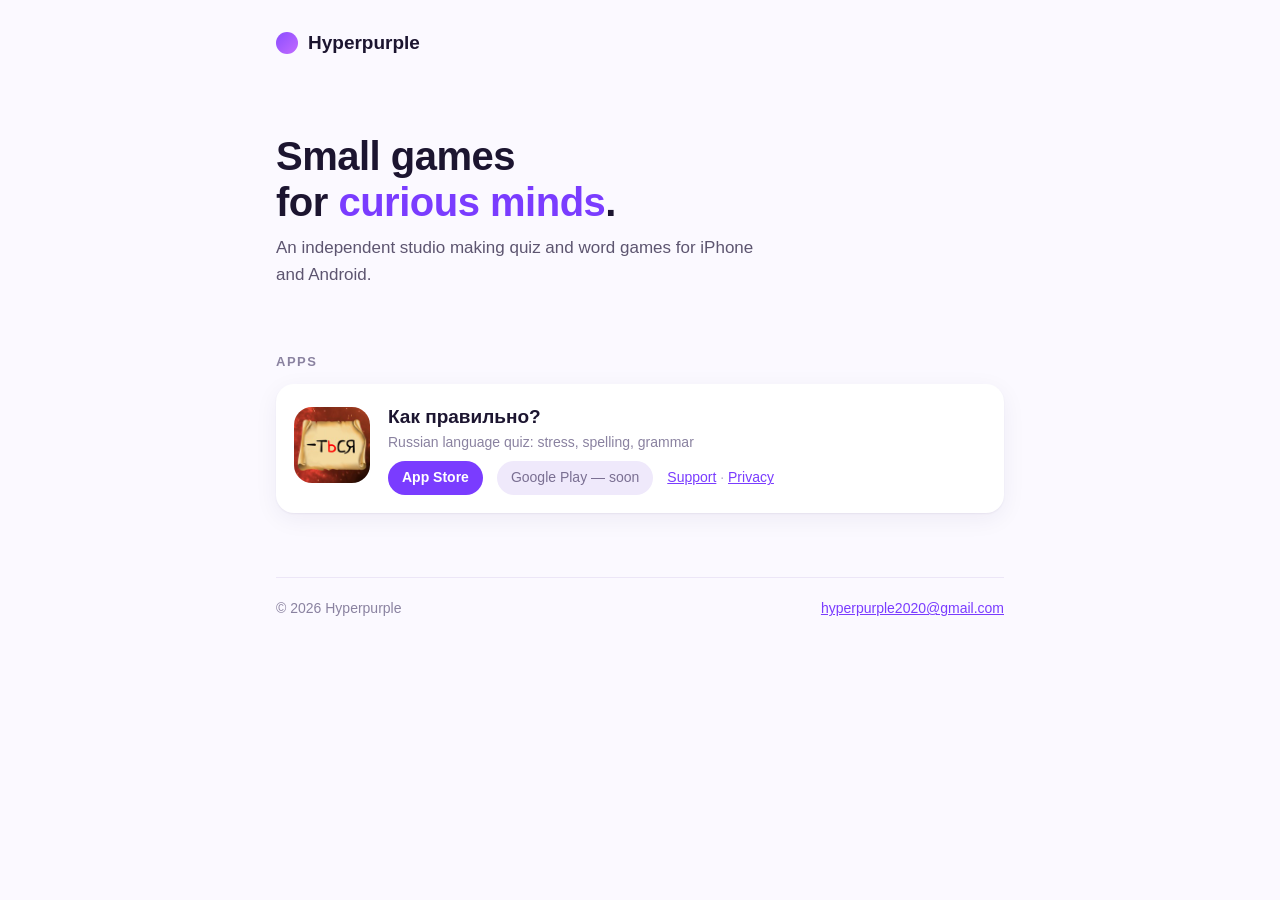
<file: index.html>
<!doctype html>
<html lang="en">
<head>
<meta charset="utf-8">
<meta name="viewport" content="width=device-width, initial-scale=1">
<title>Hyperpurple — small games for curious minds</title>
<meta name="description" content="Hyperpurple is an independent studio making quiz and word games for iPhone and Android.">
<link rel="icon" href="[data-uri]">
<style>
  * { box-sizing: border-box; }
  body { margin: 0; font: 17px/1.55 -apple-system, "Segoe UI", Helvetica, Arial, sans-serif; color: #1c1530; background: #fbf9ff; }
  .wrap { max-width: 760px; margin: 0 auto; padding: 0 16px; }
  header { padding: 28px 0; display: flex; align-items: center; gap: 10px; }
  .dot { width: 22px; height: 22px; border-radius: 50%; background: linear-gradient(135deg, #8b4dff, #c26bff); }
  .name { font-weight: 700; font-size: 19px; }
  .hero { padding: 48px 0 40px; }
  .hero h1 { margin: 0 0 10px; font-size: 40px; line-height: 1.15; letter-spacing: -.5px; }
  .hero h1 span { color: #7a3cff; }
  .hero p { margin: 0; max-width: 480px; color: #5d5570; }
  h2 { font-size: 13px; text-transform: uppercase; letter-spacing: 1.5px; color: #8a82a0; margin: 24px 0 12px; }
  .app { display: flex; gap: 18px; align-items: center; padding: 18px; border-radius: 18px; background: #fff;
    box-shadow: 0 1px 2px rgba(40,20,80,.06), 0 6px 24px rgba(40,20,80,.06); }
  .app img { width: 76px; height: 76px; border-radius: 18px; flex: none; }
  .app h3 { margin: 0; font-size: 19px; }
  .app h3 a { color: inherit; text-decoration: none; }
  .app .sub { margin: 0 0 8px; font-size: 14px; color: #8a82a0; }
  .row { display: flex; flex-wrap: wrap; gap: 8px 14px; font-size: 14px; }
  .btn { padding: 6px 14px; border-radius: 999px; background: #7a3cff; color: #fff; text-decoration: none; font-weight: 600; }
  .soon { padding: 6px 14px; border-radius: 999px; background: #efe9fb; color: #7a6f92; }
  .links { align-self: center; white-space: nowrap; color: #b3abc6; }
  .links a { color: #7a3cff; }
  footer { margin: 64px 0 32px; padding-top: 20px; border-top: 1px solid #ece6f7; font-size: 14px; color: #8a82a0;
    display: flex; justify-content: space-between; flex-wrap: wrap; gap: 8px; }
  footer a { color: #7a3cff; }
  @media (max-width: 480px) {
    .hero { padding: 24px 0 32px; }
    .hero h1 { font-size: 32px; }
    .app { align-items: flex-start; }
    .app img { width: 60px; height: 60px; border-radius: 14px; }
  }
</style>
</head>
<body>
<div class="wrap">
  <header><div class="dot"></div><div class="name">Hyperpurple</div></header>

  <section class="hero">
    <h1>Small games<br>for <span>curious minds</span>.</h1>
    <p>An independent studio making quiz and word games for iPhone and Android.</p>
  </section>

  <h2>Apps</h2>
  <div class="app">
    <a href="kakpravilno/"><img src="[data-uri]" alt="«Как правильно?» app icon"></a>
    <div>
      <h3><a href="kakpravilno/">Как правильно?</a></h3>
      <p class="sub">Russian language quiz: stress, spelling, grammar</p>
      <div class="row">
        <a class="btn" href="https://apps.apple.com/ge/app/id6836516475">App Store</a>
        <span class="soon">Google Play — soon</span>
        <span class="links"><a href="kakpravilno/support/">Support</a> · <a href="kakpravilno/privacy/">Privacy</a></span>
      </div>
    </div>
  </div>

  <footer>
    <span>© 2026 Hyperpurple</span>
    <a href="mailto:hyperpurple2020@gmail.com">hyperpurple2020@gmail.com</a>
  </footer>
</div>
</body>
</html>
</file>
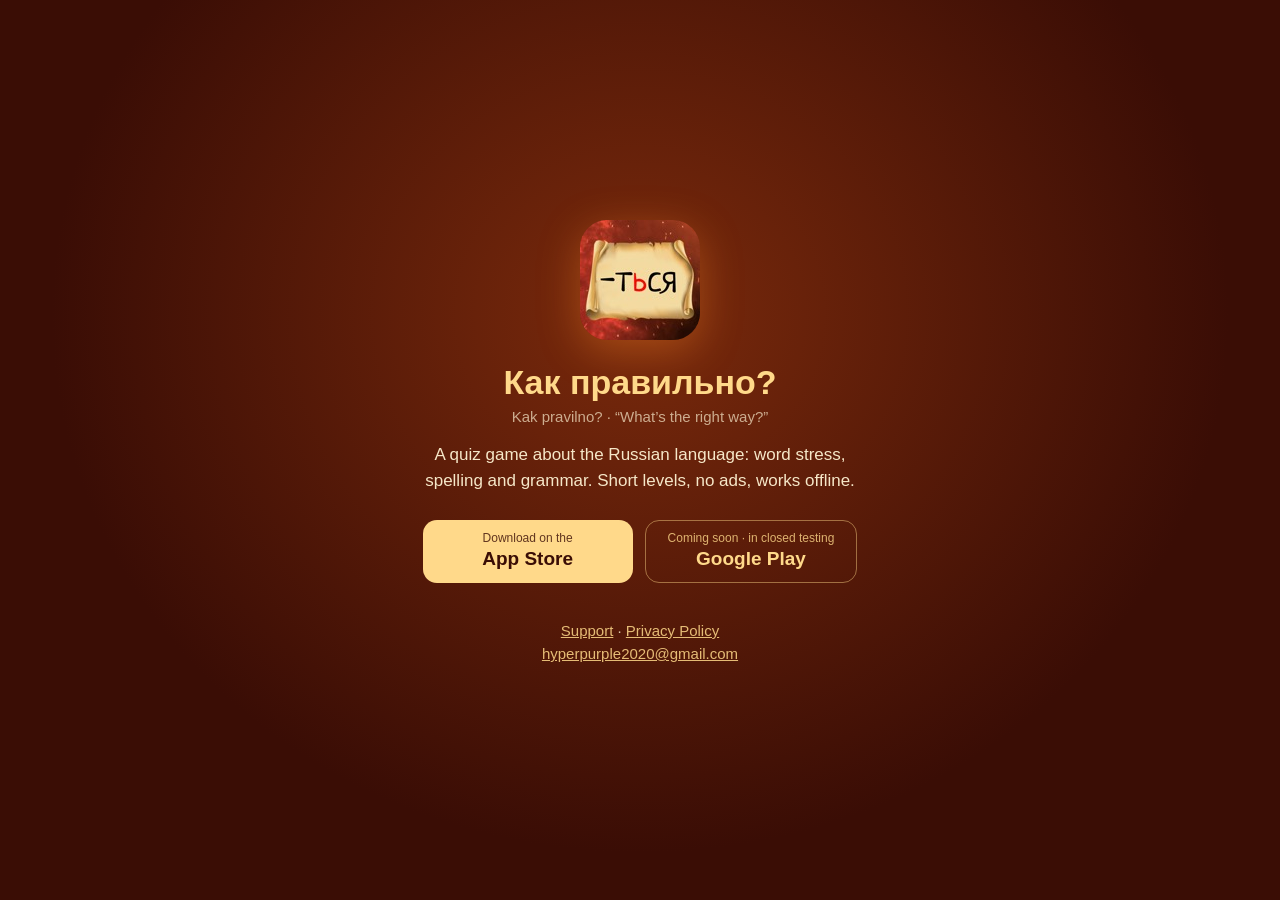
<file: kakpravilno/index.html>
<!doctype html>
<html lang="en">
<head>
<meta charset="utf-8">
<meta name="viewport" content="width=device-width, initial-scale=1">
<title>Kak pravilno? — Russian language quiz</title>
<meta name="description" content="«Как правильно?» (Kak pravilno?) is a quiz game about the Russian language: word stress, spelling and grammar. Available on the App Store, coming soon to Google Play.">
<style>
  * { box-sizing: border-box; }
  body { margin: 0; min-height: 100vh; display: flex; flex-direction: column; align-items: center; justify-content: center;
    padding: 40px 16px; font: 17px/1.55 -apple-system, "Segoe UI", Helvetica, Arial, sans-serif; text-align: center;
    color: #f6e7c8; background: #3a0d05 radial-gradient(ellipse at 50% 35%, #7a2a0c 0%, #3a0d05 65%) fixed; }
  img { width: 120px; height: 120px; border-radius: 27px; box-shadow: 0 10px 40px rgba(255, 140, 40, .35); }
  h1 { margin: 22px 0 2px; font-size: 34px; line-height: 1.2; color: #ffd98a; }
  .sub { margin: 0 0 14px; font-size: 15px; opacity: .7; }
  .lead { margin: 0 0 26px; max-width: 460px; }
  .stores { display: flex; flex-wrap: wrap; gap: 12px; justify-content: center; }
  .store { display: flex; flex-direction: column; justify-content: center; min-width: 210px; padding: 10px 22px;
    border-radius: 14px; text-decoration: none; line-height: 1.3; }
  .store small { font-size: 12px; opacity: .8; }
  .store b { font-size: 19px; }
  .store.on { background: #ffd98a; color: #3a0d05; }
  .store.off { border: 1px solid rgba(255, 217, 138, .45); color: #ffd98a; }
  .links { margin-top: 36px; font-size: 15px; opacity: .85; }
  a { color: #ffd98a; }
</style>
</head>
<body>
<img src="[data-uri]" alt="«Как правильно?» app icon">
<h1>Как правильно?</h1>
<p class="sub">Kak pravilno? · “What’s the right way?”</p>
<p class="lead">A quiz game about the Russian language: word stress, spelling and grammar. Short levels, no ads, works offline.</p>
<div class="stores">
  <a class="store on" href="https://apps.apple.com/ge/app/id6836516475"><small>Download on the</small><b>App Store</b></a>
  <span class="store off"><small>Coming soon · in closed testing</small><b>Google Play</b></span>
</div>
<p class="links">
  <a href="support/">Support</a> · <a href="privacy/">Privacy Policy</a><br>
  <a href="mailto:hyperpurple2020@gmail.com">hyperpurple2020@gmail.com</a>
</p>
<script>var l=document.createElement("link");l.rel="icon";l.href=document.querySelector("img").src;document.head.appendChild(l);</script>
</body>
</html>
</file>
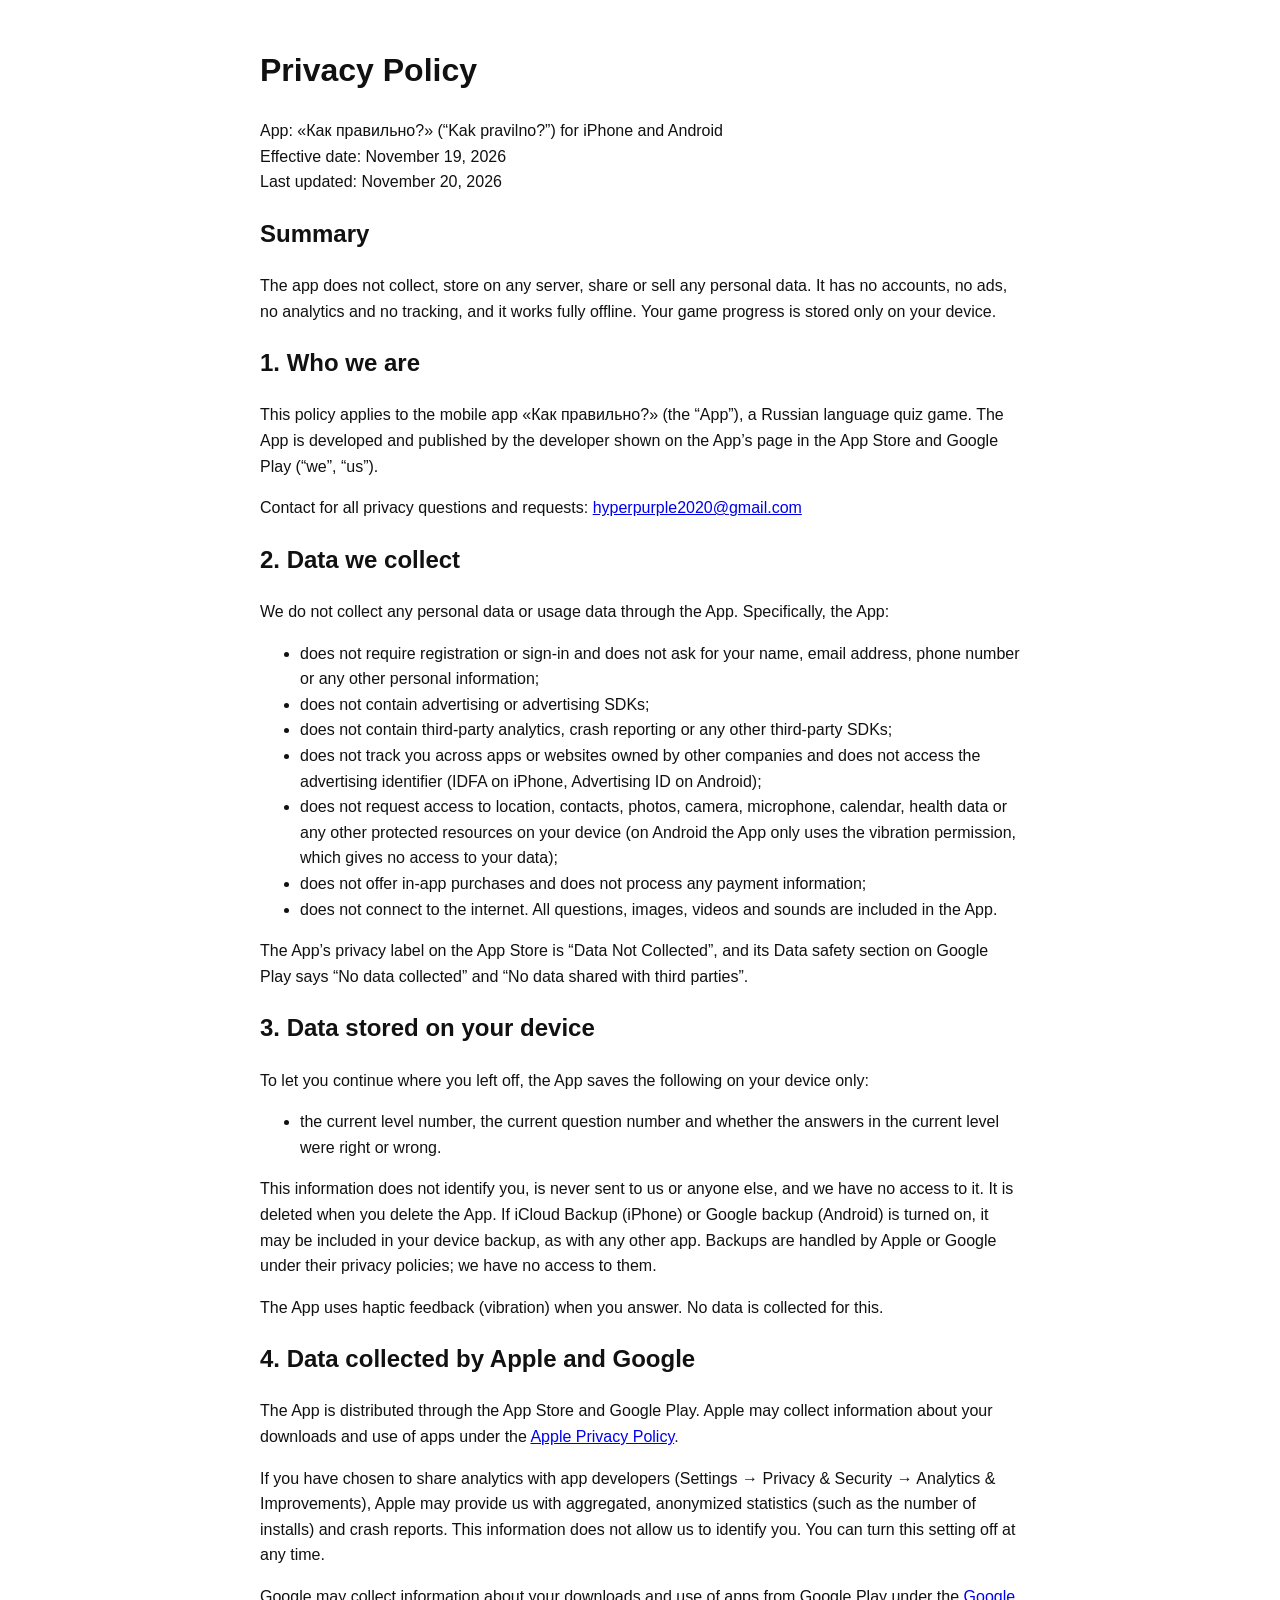
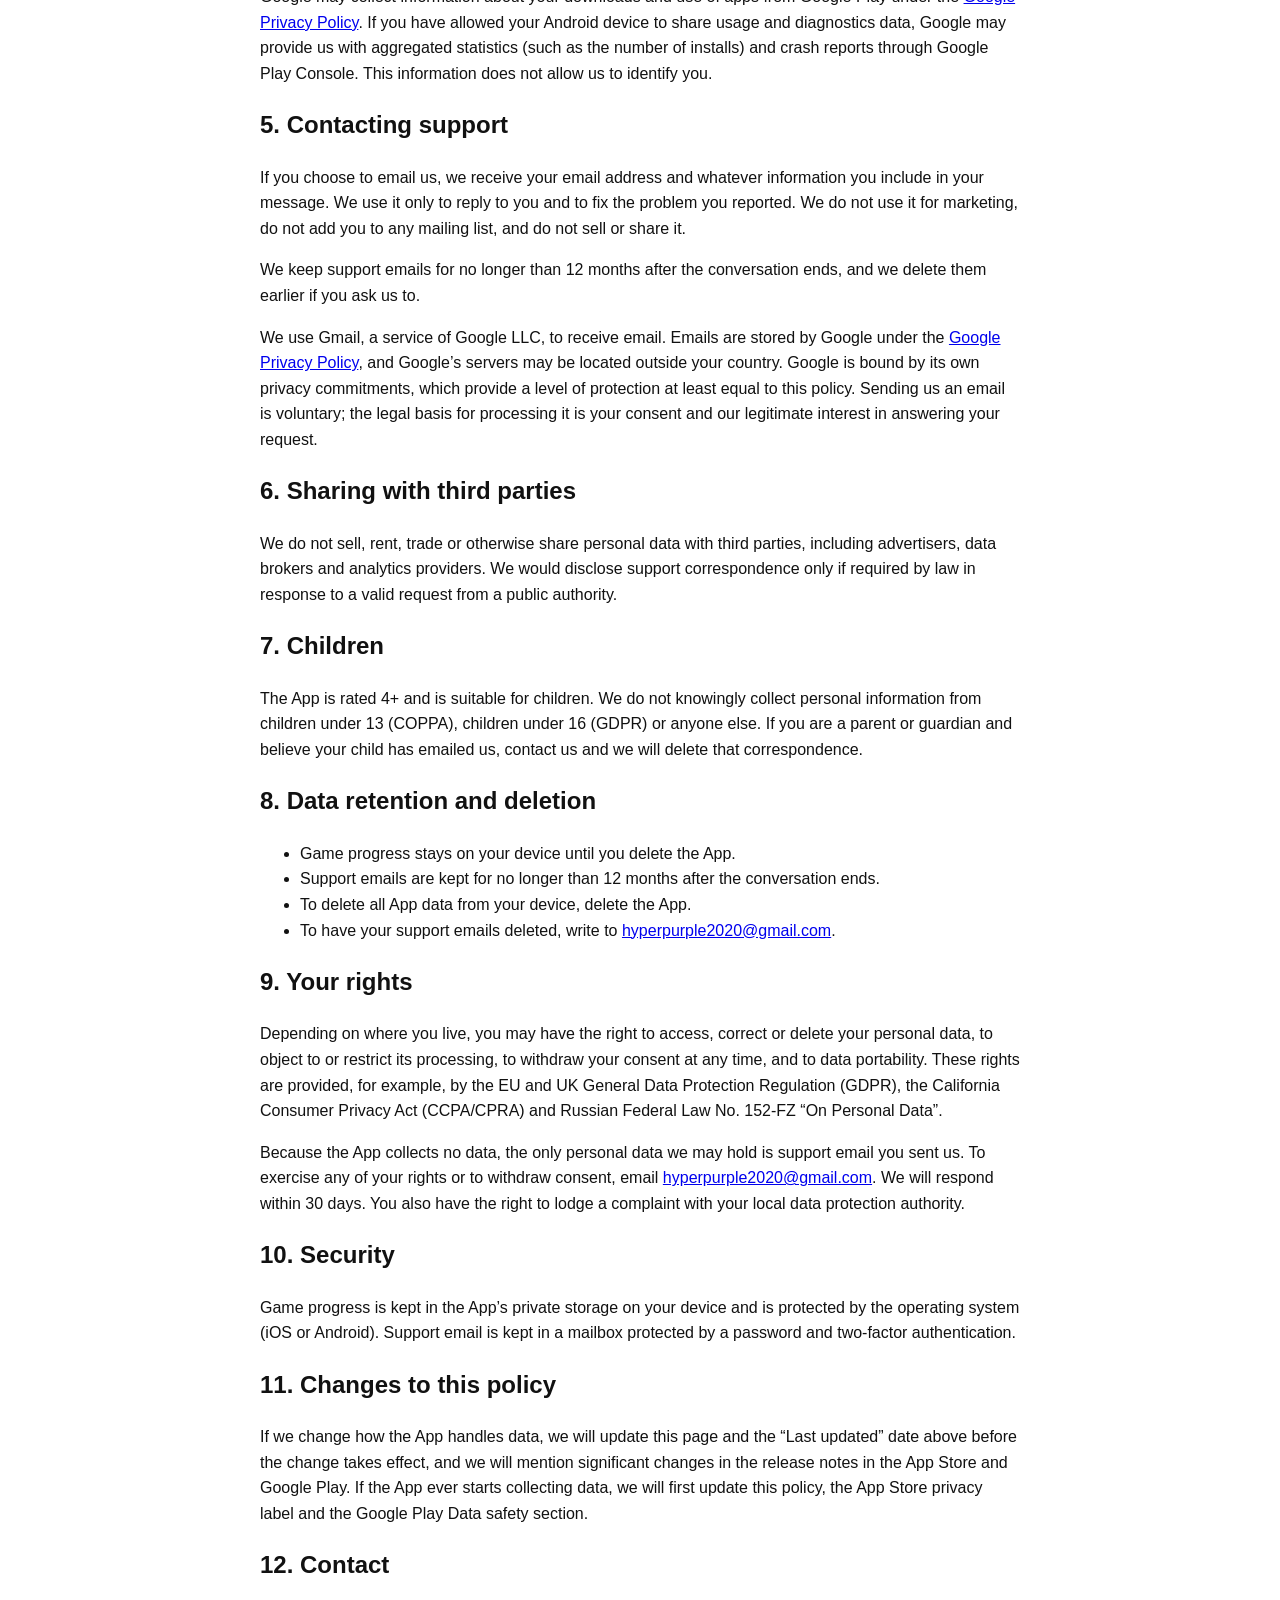
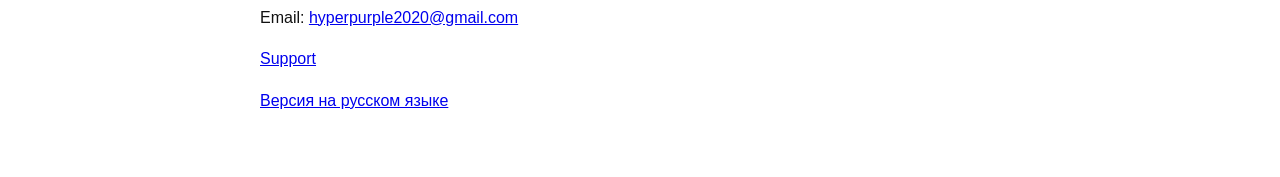
<file: kakpravilno/privacy/index.html>
<!doctype html>
<html lang="en">
<head>
<meta charset="utf-8">
<meta name="viewport" content="width=device-width, initial-scale=1">
<title>Privacy Policy – Kak pravilno?</title>
</head>
<body style="max-width:760px;margin:0 auto;padding:24px 16px 48px;font:16px/1.6 -apple-system,Helvetica,Arial,sans-serif;color:#111;background:#fff">
<h1>Privacy Policy</h1>
<p>App: «Как правильно?» (“Kak pravilno?”) for iPhone and Android<br>
Effective date: November 19, 2026<br>
Last updated: November 20, 2026</p>

<h2>Summary</h2>
<p>The app does not collect, store on any server, share or sell any personal data. It has no accounts, no ads, no analytics and no tracking, and it works fully offline. Your game progress is stored only on your device.</p>

<h2>1. Who we are</h2>
<p>This policy applies to the mobile app «Как правильно?» (the “App”), a Russian language quiz game. The App is developed and published by the developer shown on the App’s page in the App Store and Google Play (“we”, “us”).</p>
<p>Contact for all privacy questions and requests: <a href="mailto:hyperpurple2020@gmail.com">hyperpurple2020@gmail.com</a></p>

<h2>2. Data we collect</h2>
<p>We do not collect any personal data or usage data through the App. Specifically, the App:</p>
<ul>
<li>does not require registration or sign-in and does not ask for your name, email address, phone number or any other personal information;</li>
<li>does not contain advertising or advertising SDKs;</li>
<li>does not contain third-party analytics, crash reporting or any other third-party SDKs;</li>
<li>does not track you across apps or websites owned by other companies and does not access the advertising identifier (IDFA on iPhone, Advertising ID on Android);</li>
<li>does not request access to location, contacts, photos, camera, microphone, calendar, health data or any other protected resources on your device (on Android the App only uses the vibration permission, which gives no access to your data);</li>
<li>does not offer in-app purchases and does not process any payment information;</li>
<li>does not connect to the internet. All questions, images, videos and sounds are included in the App.</li>
</ul>
<p>The App’s privacy label on the App Store is “Data Not Collected”, and its Data safety section on Google Play says “No data collected” and “No data shared with third parties”.</p>

<h2>3. Data stored on your device</h2>
<p>To let you continue where you left off, the App saves the following on your device only:</p>
<ul>
<li>the current level number, the current question number and whether the answers in the current level were right or wrong.</li>
</ul>
<p>This information does not identify you, is never sent to us or anyone else, and we have no access to it. It is deleted when you delete the App. If iCloud Backup (iPhone) or Google backup (Android) is turned on, it may be included in your device backup, as with any other app. Backups are handled by Apple or Google under their privacy policies; we have no access to them.</p>
<p>The App uses haptic feedback (vibration) when you answer. No data is collected for this.</p>

<h2>4. Data collected by Apple and Google</h2>
<p>The App is distributed through the App Store and Google Play. Apple may collect information about your downloads and use of apps under the <a href="https://www.apple.com/legal/privacy/">Apple Privacy Policy</a>.</p>
<p>If you have chosen to share analytics with app developers (Settings → Privacy &amp; Security → Analytics &amp; Improvements), Apple may provide us with aggregated, anonymized statistics (such as the number of installs) and crash reports. This information does not allow us to identify you. You can turn this setting off at any time.</p>
<p>Google may collect information about your downloads and use of apps from Google Play under the <a href="https://policies.google.com/privacy">Google Privacy Policy</a>. If you have allowed your Android device to share usage and diagnostics data, Google may provide us with aggregated statistics (such as the number of installs) and crash reports through Google Play Console. This information does not allow us to identify you.</p>

<h2>5. Contacting support</h2>
<p>If you choose to email us, we receive your email address and whatever information you include in your message. We use it only to reply to you and to fix the problem you reported. We do not use it for marketing, do not add you to any mailing list, and do not sell or share it.</p>
<p>We keep support emails for no longer than 12 months after the conversation ends, and we delete them earlier if you ask us to.</p>
<p>We use Gmail, a service of Google LLC, to receive email. Emails are stored by Google under the <a href="https://policies.google.com/privacy">Google Privacy Policy</a>, and Google’s servers may be located outside your country. Google is bound by its own privacy commitments, which provide a level of protection at least equal to this policy. Sending us an email is voluntary; the legal basis for processing it is your consent and our legitimate interest in answering your request.</p>

<h2>6. Sharing with third parties</h2>
<p>We do not sell, rent, trade or otherwise share personal data with third parties, including advertisers, data brokers and analytics providers. We would disclose support correspondence only if required by law in response to a valid request from a public authority.</p>

<h2>7. Children</h2>
<p>The App is rated 4+ and is suitable for children. We do not knowingly collect personal information from children under 13 (COPPA), children under 16 (GDPR) or anyone else. If you are a parent or guardian and believe your child has emailed us, contact us and we will delete that correspondence.</p>

<h2>8. Data retention and deletion</h2>
<ul>
<li>Game progress stays on your device until you delete the App.</li>
<li>Support emails are kept for no longer than 12 months after the conversation ends.</li>
<li>To delete all App data from your device, delete the App.</li>
<li>To have your support emails deleted, write to <a href="mailto:hyperpurple2020@gmail.com">hyperpurple2020@gmail.com</a>.</li>
</ul>

<h2>9. Your rights</h2>
<p>Depending on where you live, you may have the right to access, correct or delete your personal data, to object to or restrict its processing, to withdraw your consent at any time, and to data portability. These rights are provided, for example, by the EU and UK General Data Protection Regulation (GDPR), the California Consumer Privacy Act (CCPA/CPRA) and Russian Federal Law No. 152-FZ “On Personal Data”.</p>
<p>Because the App collects no data, the only personal data we may hold is support email you sent us. To exercise any of your rights or to withdraw consent, email <a href="mailto:hyperpurple2020@gmail.com">hyperpurple2020@gmail.com</a>. We will respond within 30 days. You also have the right to lodge a complaint with your local data protection authority.</p>

<h2>10. Security</h2>
<p>Game progress is kept in the App’s private storage on your device and is protected by the operating system (iOS or Android). Support email is kept in a mailbox protected by a password and two-factor authentication.</p>

<h2>11. Changes to this policy</h2>
<p>If we change how the App handles data, we will update this page and the “Last updated” date above before the change takes effect, and we will mention significant changes in the release notes in the App Store and Google Play. If the App ever starts collecting data, we will first update this policy, the App Store privacy label and the Google Play Data safety section.</p>

<h2>12. Contact</h2>
<p>Email: <a href="mailto:hyperpurple2020@gmail.com">hyperpurple2020@gmail.com</a></p>
<p><a href="../support/">Support</a></p>
<p><a href="ru/">Версия на русском языке</a></p>
</body>
</html>
</file>
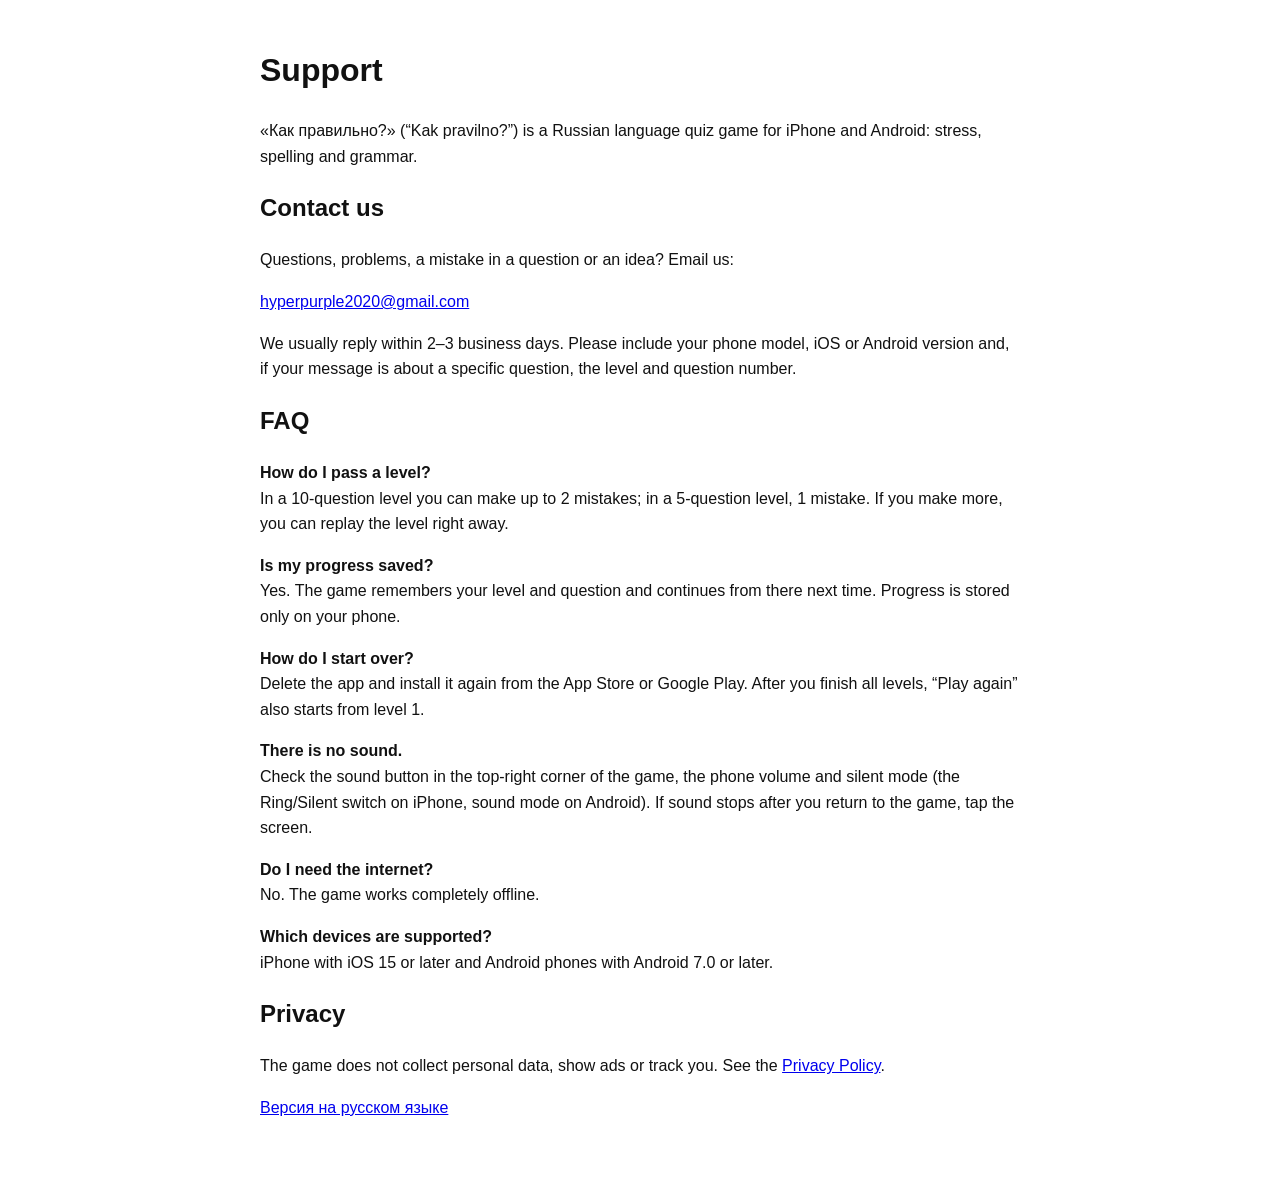
<file: kakpravilno/support/index.html>
<!doctype html>
<html lang="en">
<head>
<meta charset="utf-8">
<meta name="viewport" content="width=device-width, initial-scale=1">
<title>Support – Kak pravilno?</title>
</head>
<body style="max-width:760px;margin:0 auto;padding:24px 16px 48px;font:16px/1.6 -apple-system,Helvetica,Arial,sans-serif;color:#111;background:#fff">
<h1>Support</h1>
<p>«Как правильно?» (“Kak pravilno?”) is a Russian language quiz game for iPhone and Android: stress, spelling and grammar.</p>

<h2>Contact us</h2>
<p>Questions, problems, a mistake in a question or an idea? Email us:</p>
<p><a href="mailto:hyperpurple2020@gmail.com">hyperpurple2020@gmail.com</a></p>
<p>We usually reply within 2–3 business days. Please include your phone model, iOS or Android version and, if your message is about a specific question, the level and question number.</p>

<h2>FAQ</h2>
<p><b>How do I pass a level?</b><br>
In a 10-question level you can make up to 2 mistakes; in a 5-question level, 1 mistake. If you make more, you can replay the level right away.</p>
<p><b>Is my progress saved?</b><br>
Yes. The game remembers your level and question and continues from there next time. Progress is stored only on your phone.</p>
<p><b>How do I start over?</b><br>
Delete the app and install it again from the App Store or Google Play. After you finish all levels, “Play again” also starts from level 1.</p>
<p><b>There is no sound.</b><br>
Check the sound button in the top-right corner of the game, the phone volume and silent mode (the Ring/Silent switch on iPhone, sound mode on Android). If sound stops after you return to the game, tap the screen.</p>
<p><b>Do I need the internet?</b><br>
No. The game works completely offline.</p>
<p><b>Which devices are supported?</b><br>
iPhone with iOS 15 or later and Android phones with Android 7.0 or later.</p>

<h2>Privacy</h2>
<p>The game does not collect personal data, show ads or track you. See the <a href="../privacy/">Privacy Policy</a>.</p>
<p><a href="ru/">Версия на русском языке</a></p>
</body>
</html>
</file>
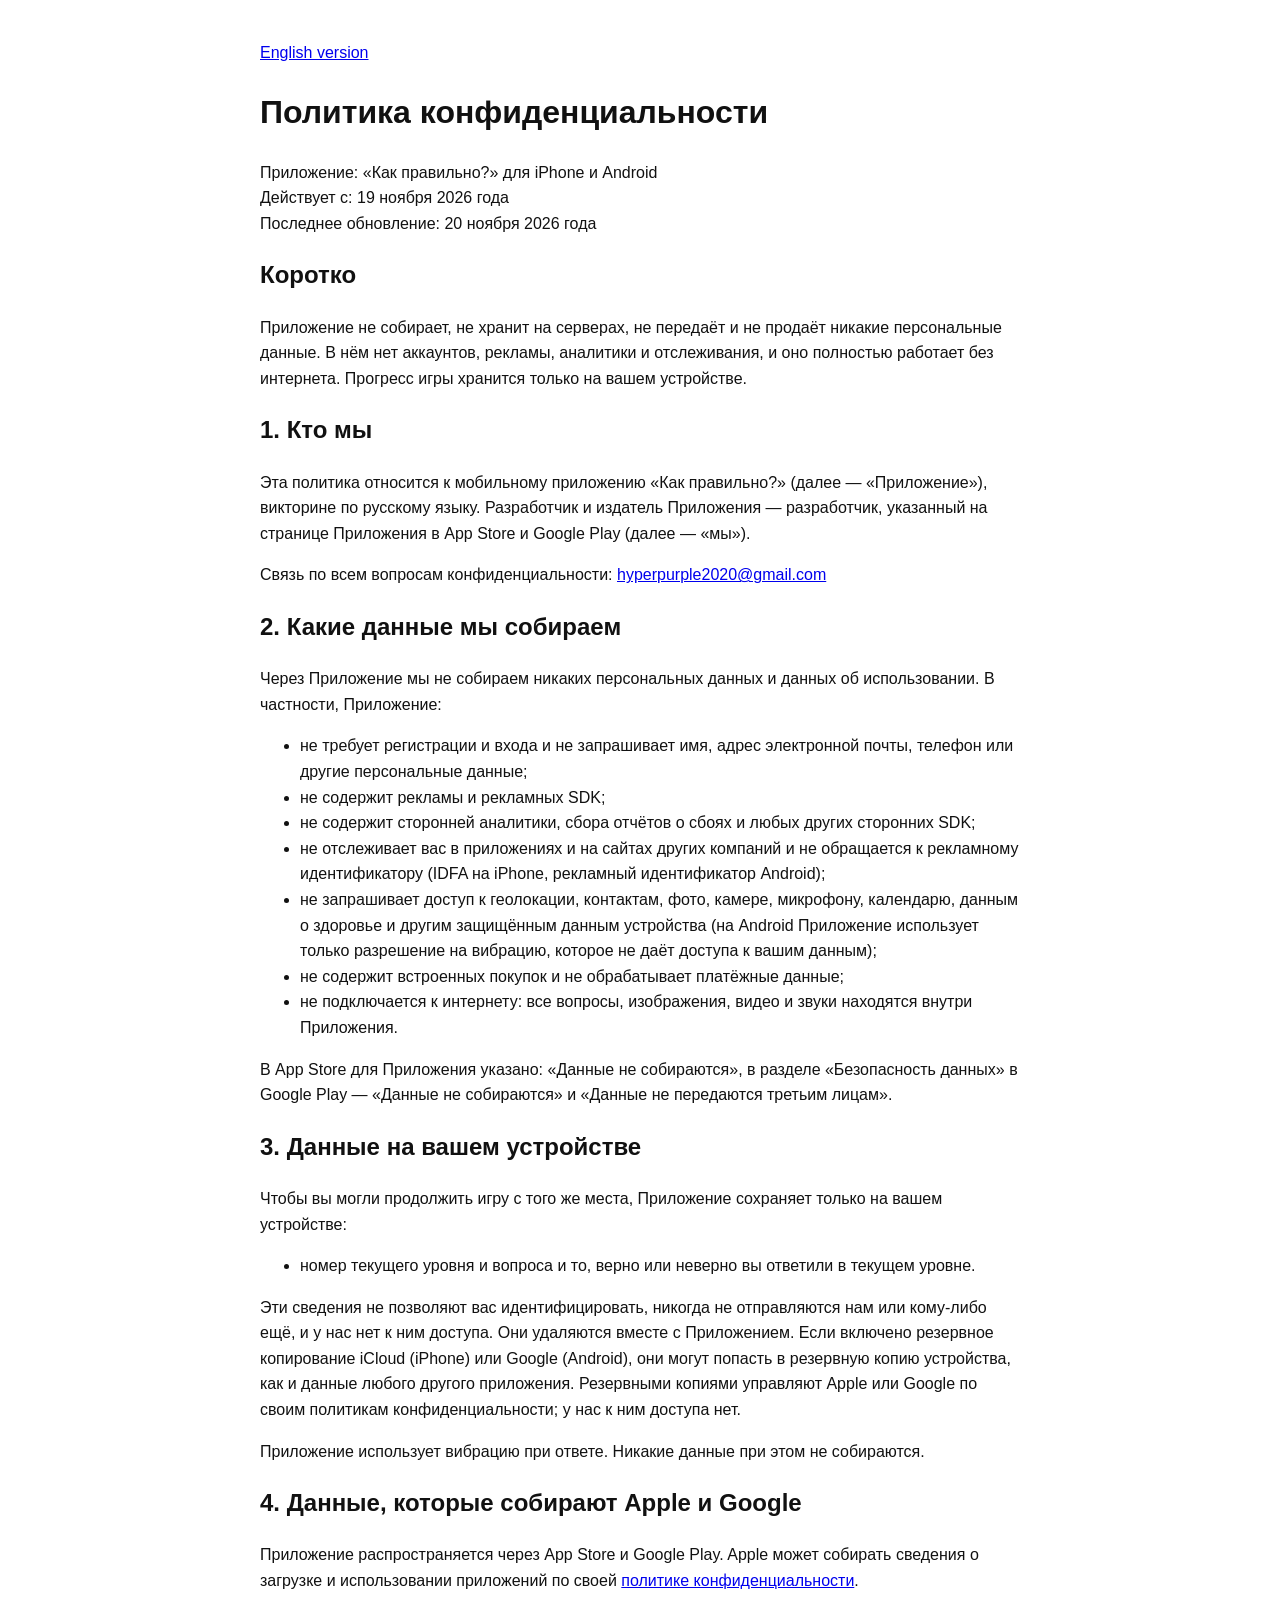
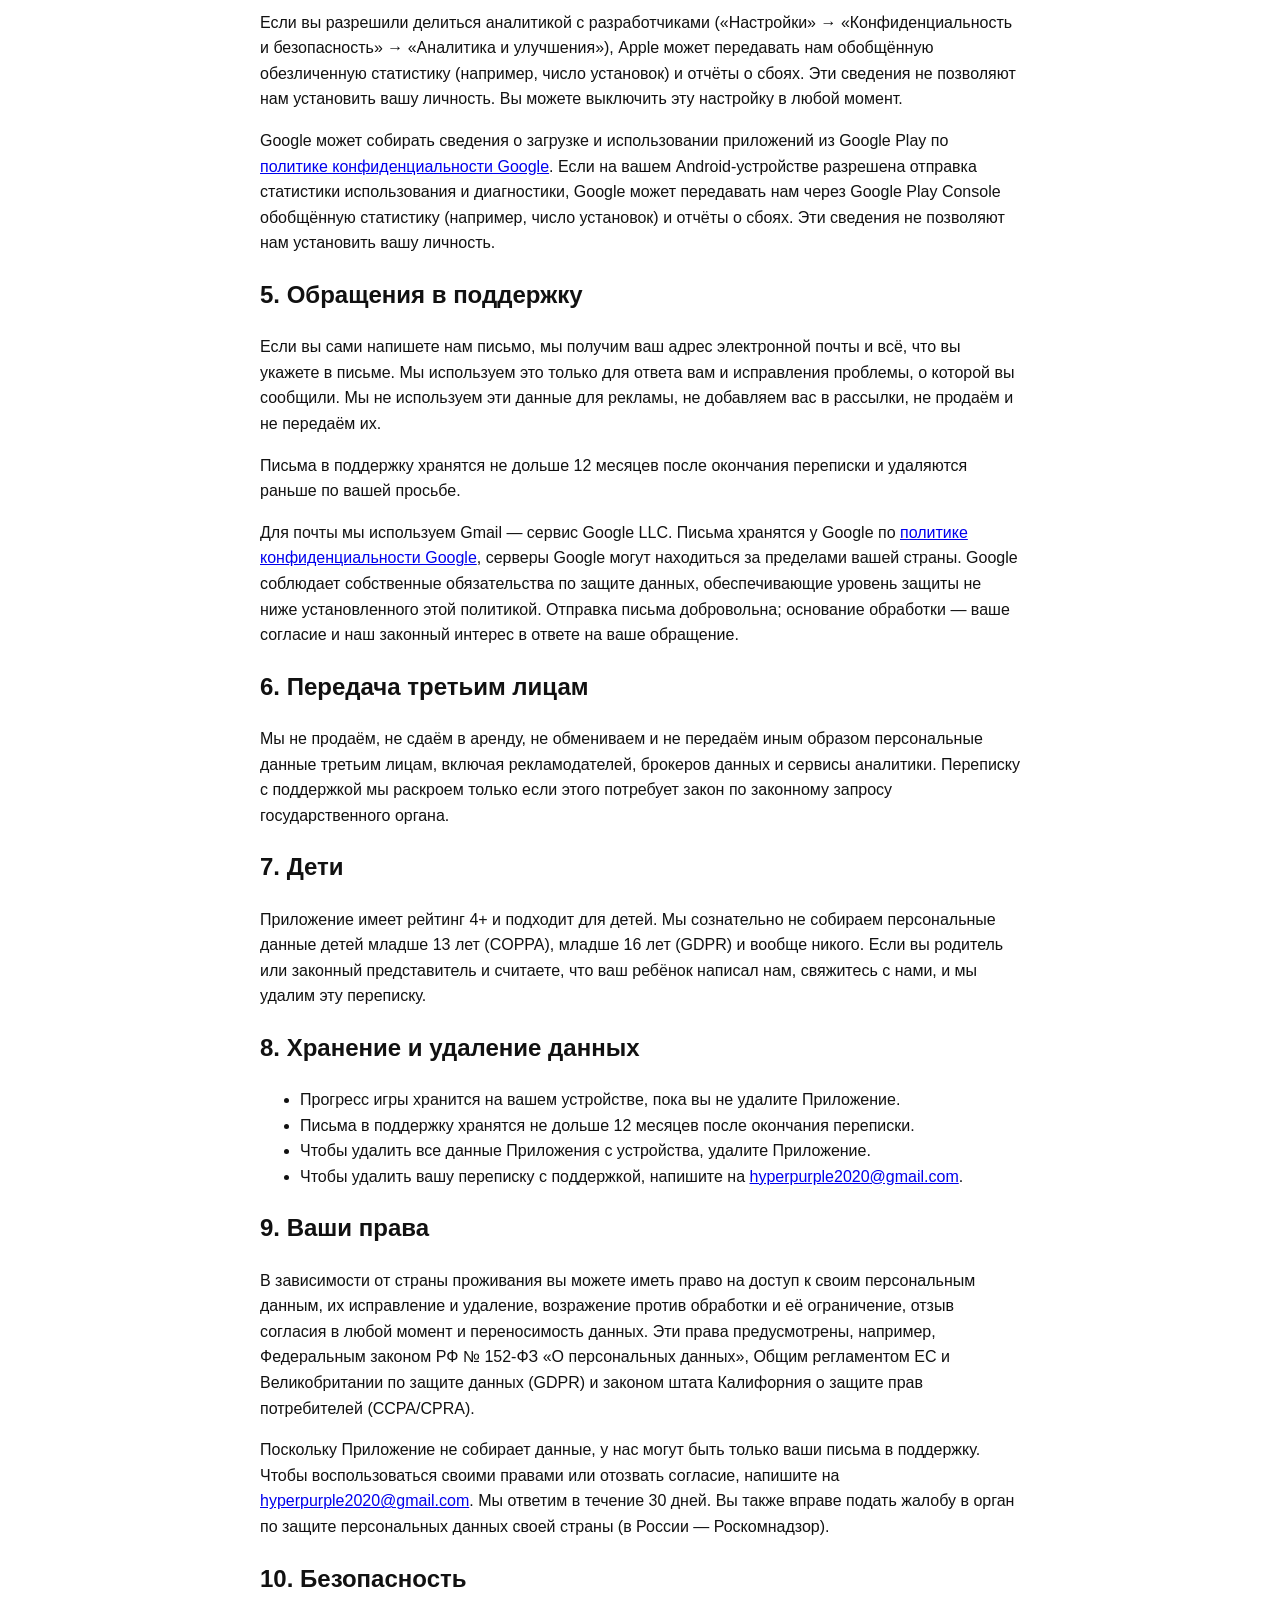
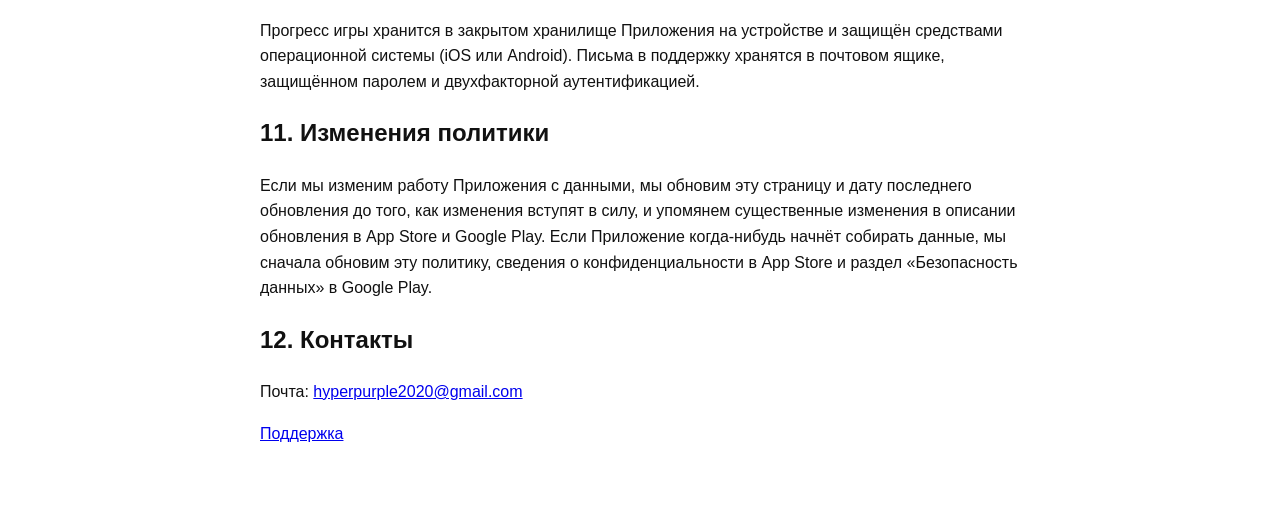
<file: kakpravilno/privacy/ru/index.html>
<!doctype html>
<html lang="ru">
<head>
<meta charset="utf-8">
<meta name="viewport" content="width=device-width, initial-scale=1">
<title>Политика конфиденциальности – «Как правильно?»</title>
</head>
<body style="max-width:760px;margin:0 auto;padding:24px 16px 48px;font:16px/1.6 -apple-system,Helvetica,Arial,sans-serif;color:#111;background:#fff">
<p><a href="../">English version</a></p>

<h1>Политика конфиденциальности</h1>
<p>Приложение: «Как правильно?» для iPhone и Android<br>
Действует с: 19 ноября 2026 года<br>
Последнее обновление: 20 ноября 2026 года</p>

<h2>Коротко</h2>
<p>Приложение не собирает, не хранит на серверах, не передаёт и не продаёт никакие персональные данные. В нём нет аккаунтов, рекламы, аналитики и отслеживания, и оно полностью работает без интернета. Прогресс игры хранится только на вашем устройстве.</p>

<h2>1. Кто мы</h2>
<p>Эта политика относится к мобильному приложению «Как правильно?» (далее — «Приложение»), викторине по русскому языку. Разработчик и издатель Приложения — разработчик, указанный на странице Приложения в App Store и Google Play (далее — «мы»).</p>
<p>Связь по всем вопросам конфиденциальности: <a href="mailto:hyperpurple2020@gmail.com">hyperpurple2020@gmail.com</a></p>

<h2>2. Какие данные мы собираем</h2>
<p>Через Приложение мы не собираем никаких персональных данных и данных об использовании. В частности, Приложение:</p>
<ul>
<li>не требует регистрации и входа и не запрашивает имя, адрес электронной почты, телефон или другие персональные данные;</li>
<li>не содержит рекламы и рекламных SDK;</li>
<li>не содержит сторонней аналитики, сбора отчётов о сбоях и любых других сторонних SDK;</li>
<li>не отслеживает вас в приложениях и на сайтах других компаний и не обращается к рекламному идентификатору (IDFA на iPhone, рекламный идентификатор Android);</li>
<li>не запрашивает доступ к геолокации, контактам, фото, камере, микрофону, календарю, данным о здоровье и другим защищённым данным устройства (на Android Приложение использует только разрешение на вибрацию, которое не даёт доступа к вашим данным);</li>
<li>не содержит встроенных покупок и не обрабатывает платёжные данные;</li>
<li>не подключается к интернету: все вопросы, изображения, видео и звуки находятся внутри Приложения.</li>
</ul>
<p>В App Store для Приложения указано: «Данные не собираются», в разделе «Безопасность данных» в Google Play — «Данные не собираются» и «Данные не передаются третьим лицам».</p>

<h2>3. Данные на вашем устройстве</h2>
<p>Чтобы вы могли продолжить игру с того же места, Приложение сохраняет только на вашем устройстве:</p>
<ul>
<li>номер текущего уровня и вопроса и то, верно или неверно вы ответили в текущем уровне.</li>
</ul>
<p>Эти сведения не позволяют вас идентифицировать, никогда не отправляются нам или кому-либо ещё, и у нас нет к ним доступа. Они удаляются вместе с Приложением. Если включено резервное копирование iCloud (iPhone) или Google (Android), они могут попасть в резервную копию устройства, как и данные любого другого приложения. Резервными копиями управляют Apple или Google по своим политикам конфиденциальности; у нас к ним доступа нет.</p>
<p>Приложение использует вибрацию при ответе. Никакие данные при этом не собираются.</p>

<h2>4. Данные, которые собирают Apple и Google</h2>
<p>Приложение распространяется через App Store и Google Play. Apple может собирать сведения о загрузке и использовании приложений по своей <a href="https://www.apple.com/ru/legal/privacy/">политике конфиденциальности</a>.</p>
<p>Если вы разрешили делиться аналитикой с разработчиками («Настройки» → «Конфиденциальность и безопасность» → «Аналитика и улучшения»), Apple может передавать нам обобщённую обезличенную статистику (например, число установок) и отчёты о сбоях. Эти сведения не позволяют нам установить вашу личность. Вы можете выключить эту настройку в любой момент.</p>
<p>Google может собирать сведения о загрузке и использовании приложений из Google Play по <a href="https://policies.google.com/privacy?hl=ru">политике конфиденциальности Google</a>. Если на вашем Android-устройстве разрешена отправка статистики использования и диагностики, Google может передавать нам через Google Play Console обобщённую статистику (например, число установок) и отчёты о сбоях. Эти сведения не позволяют нам установить вашу личность.</p>

<h2>5. Обращения в поддержку</h2>
<p>Если вы сами напишете нам письмо, мы получим ваш адрес электронной почты и всё, что вы укажете в письме. Мы используем это только для ответа вам и исправления проблемы, о которой вы сообщили. Мы не используем эти данные для рекламы, не добавляем вас в рассылки, не продаём и не передаём их.</p>
<p>Письма в поддержку хранятся не дольше 12 месяцев после окончания переписки и удаляются раньше по вашей просьбе.</p>
<p>Для почты мы используем Gmail — сервис Google LLC. Письма хранятся у Google по <a href="https://policies.google.com/privacy?hl=ru">политике конфиденциальности Google</a>, серверы Google могут находиться за пределами вашей страны. Google соблюдает собственные обязательства по защите данных, обеспечивающие уровень защиты не ниже установленного этой политикой. Отправка письма добровольна; основание обработки — ваше согласие и наш законный интерес в ответе на ваше обращение.</p>

<h2>6. Передача третьим лицам</h2>
<p>Мы не продаём, не сдаём в аренду, не обмениваем и не передаём иным образом персональные данные третьим лицам, включая рекламодателей, брокеров данных и сервисы аналитики. Переписку с поддержкой мы раскроем только если этого потребует закон по законному запросу государственного органа.</p>

<h2>7. Дети</h2>
<p>Приложение имеет рейтинг 4+ и подходит для детей. Мы сознательно не собираем персональные данные детей младше 13 лет (COPPA), младше 16 лет (GDPR) и вообще никого. Если вы родитель или законный представитель и считаете, что ваш ребёнок написал нам, свяжитесь с нами, и мы удалим эту переписку.</p>

<h2>8. Хранение и удаление данных</h2>
<ul>
<li>Прогресс игры хранится на вашем устройстве, пока вы не удалите Приложение.</li>
<li>Письма в поддержку хранятся не дольше 12 месяцев после окончания переписки.</li>
<li>Чтобы удалить все данные Приложения с устройства, удалите Приложение.</li>
<li>Чтобы удалить вашу переписку с поддержкой, напишите на <a href="mailto:hyperpurple2020@gmail.com">hyperpurple2020@gmail.com</a>.</li>
</ul>

<h2>9. Ваши права</h2>
<p>В зависимости от страны проживания вы можете иметь право на доступ к своим персональным данным, их исправление и удаление, возражение против обработки и её ограничение, отзыв согласия в любой момент и переносимость данных. Эти права предусмотрены, например, Федеральным законом РФ № 152-ФЗ «О персональных данных», Общим регламентом ЕС и Великобритании по защите данных (GDPR) и законом штата Калифорния о защите прав потребителей (CCPA/CPRA).</p>
<p>Поскольку Приложение не собирает данные, у нас могут быть только ваши письма в поддержку. Чтобы воспользоваться своими правами или отозвать согласие, напишите на <a href="mailto:hyperpurple2020@gmail.com">hyperpurple2020@gmail.com</a>. Мы ответим в течение 30 дней. Вы также вправе подать жалобу в орган по защите персональных данных своей страны (в России — Роскомнадзор).</p>

<h2>10. Безопасность</h2>
<p>Прогресс игры хранится в закрытом хранилище Приложения на устройстве и защищён средствами операционной системы (iOS или Android). Письма в поддержку хранятся в почтовом ящике, защищённом паролем и двухфакторной аутентификацией.</p>

<h2>11. Изменения политики</h2>
<p>Если мы изменим работу Приложения с данными, мы обновим эту страницу и дату последнего обновления до того, как изменения вступят в силу, и упомянем существенные изменения в описании обновления в App Store и Google Play. Если Приложение когда-нибудь начнёт собирать данные, мы сначала обновим эту политику, сведения о конфиденциальности в App Store и раздел «Безопасность данных» в Google Play.</p>

<h2>12. Контакты</h2>
<p>Почта: <a href="mailto:hyperpurple2020@gmail.com">hyperpurple2020@gmail.com</a></p>
<p><a href="../../support/ru/">Поддержка</a></p>
</body>
</html>
</file>
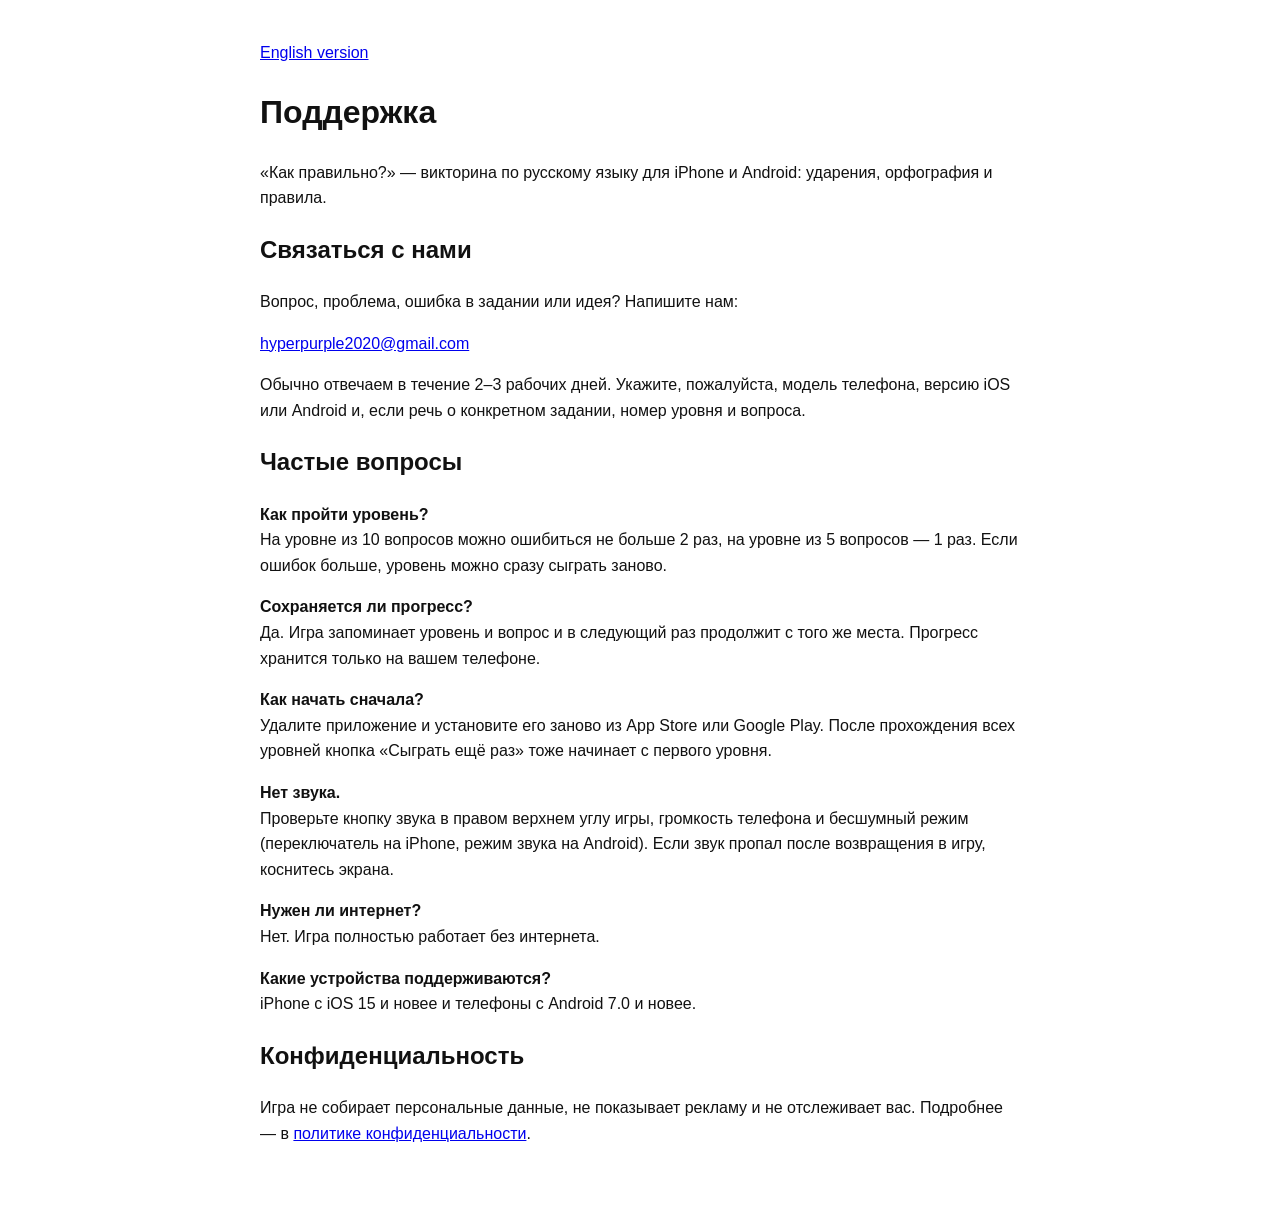
<file: kakpravilno/support/ru/index.html>
<!doctype html>
<html lang="ru">
<head>
<meta charset="utf-8">
<meta name="viewport" content="width=device-width, initial-scale=1">
<title>Поддержка – «Как правильно?»</title>
</head>
<body style="max-width:760px;margin:0 auto;padding:24px 16px 48px;font:16px/1.6 -apple-system,Helvetica,Arial,sans-serif;color:#111;background:#fff">
<p><a href="../">English version</a></p>

<h1>Поддержка</h1>
<p>«Как правильно?» — викторина по русскому языку для iPhone и Android: ударения, орфография и правила.</p>

<h2>Связаться с нами</h2>
<p>Вопрос, проблема, ошибка в задании или идея? Напишите нам:</p>
<p><a href="mailto:hyperpurple2020@gmail.com">hyperpurple2020@gmail.com</a></p>
<p>Обычно отвечаем в течение 2–3 рабочих дней. Укажите, пожалуйста, модель телефона, версию iOS или Android и, если речь о конкретном задании, номер уровня и вопроса.</p>

<h2>Частые вопросы</h2>
<p><b>Как пройти уровень?</b><br>
На уровне из 10 вопросов можно ошибиться не больше 2 раз, на уровне из 5 вопросов — 1 раз. Если ошибок больше, уровень можно сразу сыграть заново.</p>
<p><b>Сохраняется ли прогресс?</b><br>
Да. Игра запоминает уровень и вопрос и в следующий раз продолжит с того же места. Прогресс хранится только на вашем телефоне.</p>
<p><b>Как начать сначала?</b><br>
Удалите приложение и установите его заново из App Store или Google Play. После прохождения всех уровней кнопка «Сыграть ещё раз» тоже начинает с первого уровня.</p>
<p><b>Нет звука.</b><br>
Проверьте кнопку звука в правом верхнем углу игры, громкость телефона и бесшумный режим (переключатель на iPhone, режим звука на Android). Если звук пропал после возвращения в игру, коснитесь экрана.</p>
<p><b>Нужен ли интернет?</b><br>
Нет. Игра полностью работает без интернета.</p>
<p><b>Какие устройства поддерживаются?</b><br>
iPhone с iOS 15 и новее и телефоны с Android 7.0 и новее.</p>

<h2>Конфиденциальность</h2>
<p>Игра не собирает персональные данные, не показывает рекламу и не отслеживает вас. Подробнее — в <a href="../../privacy/ru/">политике конфиденциальности</a>.</p>
</body>
</html>
</file>
